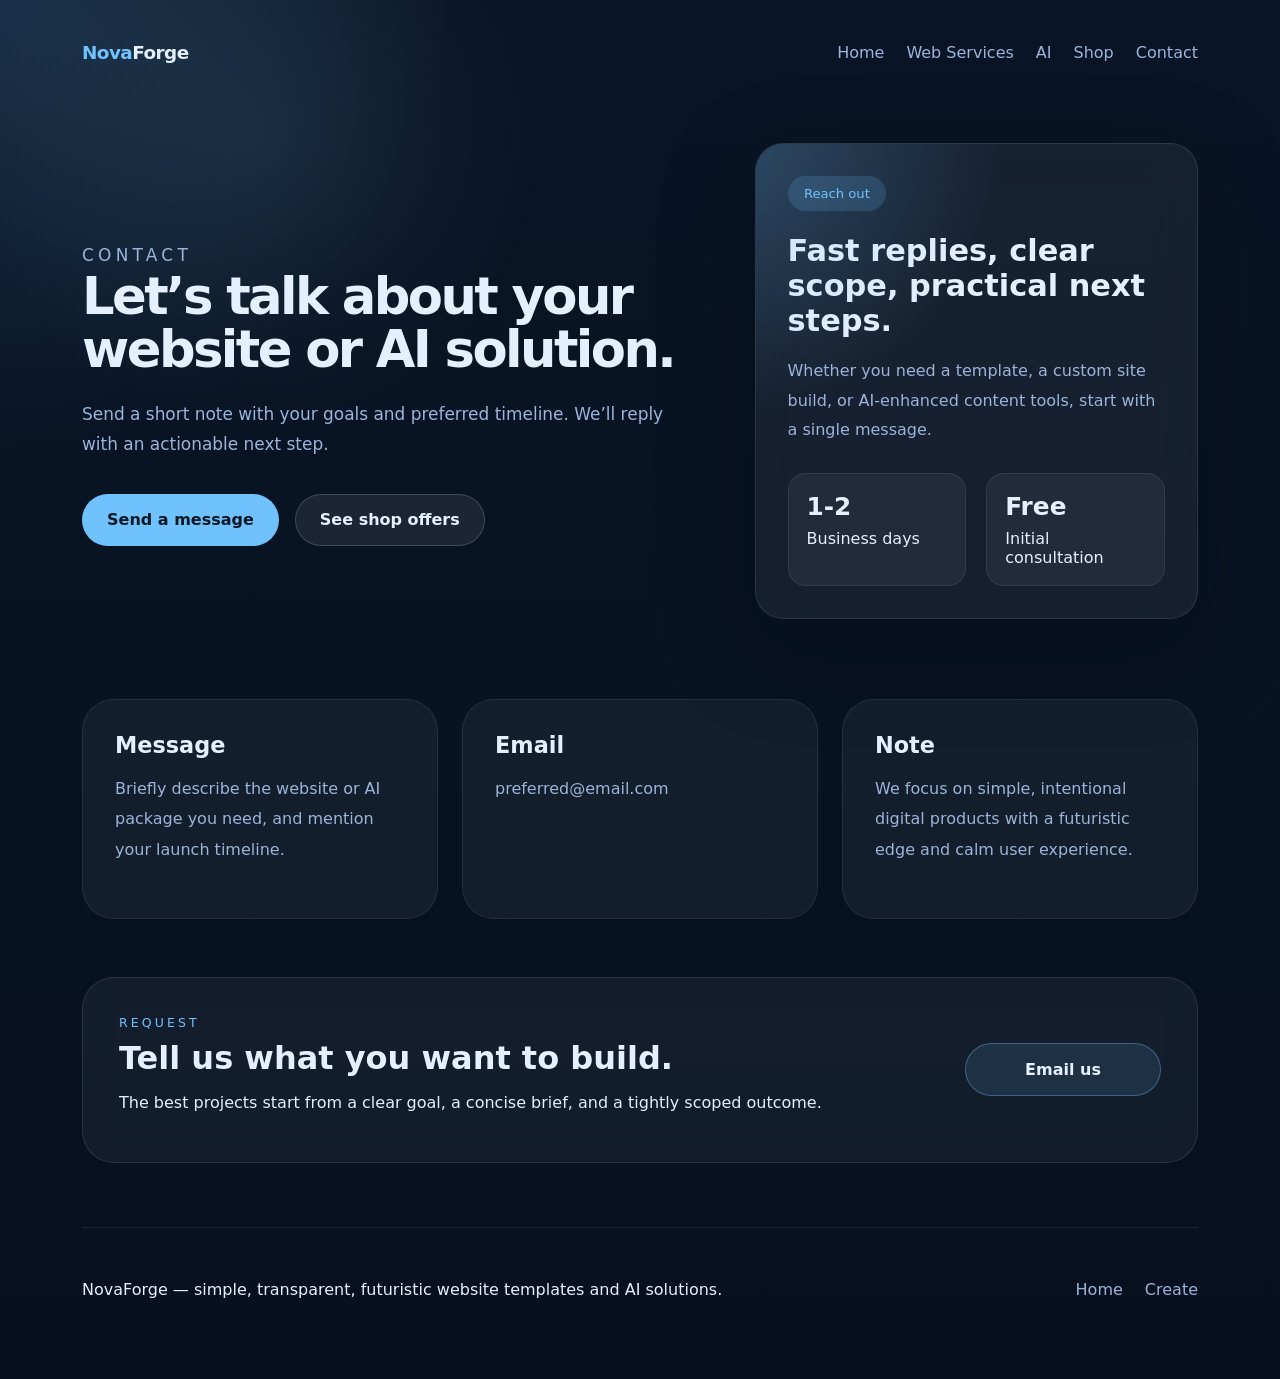
<file: contact.html>
<!DOCTYPE html>
<html lang="en">
  <head>
    <meta charset="UTF-8" />
    <meta name="viewport" content="width=device-width, initial-scale=1.0" />
    <title>Contact — NovaForge</title>
    <link rel="stylesheet" href="style.css" />
    <script defer src="index.js"></script>
  </head>
  <body>
    <div class="page-shell">
      <header class="site-header">
        <a class="brand" href="index.html"><span>Nova</span>Forge</a>
        <nav class="site-nav" aria-label="Primary navigation">
          <a href="index.html">Home</a>
          <a href="create.html">Web Services</a>
          <a href="ai.html">AI</a>
          <a href="shop.html">Shop</a>
          <a href="contact.html">Contact</a>
        </nav>
        <button class="nav-toggle" aria-label="Open menu"><span></span><span></span><span></span></button>
      </header>

      <main class="hero-panel">
        <div class="hero-copy reveal-on-scroll">
          <p class="eyebrow">Contact</p>
          <h1>Let’s talk about your website or AI solution.</h1>
          <p>Send a short note with your goals and preferred timeline. We’ll reply with an actionable next step.</p>
          <div class="hero-actions">
            <a class="btn btn-primary" href="#contact-form">Send a message</a>
            <a class="btn btn-secondary" href="shop.html">See shop offers</a>
          </div>
        </div>

        <aside class="hero-card reveal-on-scroll">
          <div class="hero-card__tag">Reach out</div>
          <h2>Fast replies, clear scope, practical next steps.</h2>
          <p>Whether you need a template, a custom site build, or AI-enhanced content tools, start with a single message.</p>
          <div class="hero-card__stats">
            <div>
              <strong>1-2</strong>
              <span>Business days</span>
            </div>
            <div>
              <strong>Free</strong>
              <span>Initial consultation</span>
            </div>
          </div>
        </aside>
      </main>

      <section id="contact-form" class="feature-grid">
        <article class="feature-block reveal-on-scroll">
          <h2>Message</h2>
          <p>Briefly describe the website or AI package you need, and mention your launch timeline.</p>
        </article>
        <article class="feature-block reveal-on-scroll">
          <h2>Email</h2>
          <p>preferred@email.com</p>
        </article>
        <article class="feature-block reveal-on-scroll">
          <h2>Note</h2>
          <p>We focus on simple, intentional digital products with a futuristic edge and calm user experience.</p>
        </article>
      </section>

      <section class="wide-cta reveal-on-scroll">
        <div>
          <span class="eyebrow">Request</span>
          <h2>Tell us what you want to build.</h2>
          <p>The best projects start from a clear goal, a concise brief, and a tightly scoped outcome.</p>
        </div>
        <a class="glass-link" href="mailto:preferred@email.com">Email us</a>
      </section>

      <footer class="site-footer reveal-on-scroll">
        <p>NovaForge — simple, transparent, futuristic website templates and AI solutions.</p>
        <div class="footer-links">
          <a href="index.html">Home</a>
          <a href="create.html">Create</a>
        </div>
      </footer>
    </div>

    <div class="mobile-menu" aria-hidden="true">
      <nav>
        <a href="index.html">Home</a>
        <a href="create.html">Web Services</a>
        <a href="ai.html">AI</a>
        <a href="shop.html">Shop</a>
        <a href="contact.html">Contact</a>
      </nav>
      <button class="close-menu">Close menu</button>
    </div>
  </body>
</html>
</file>
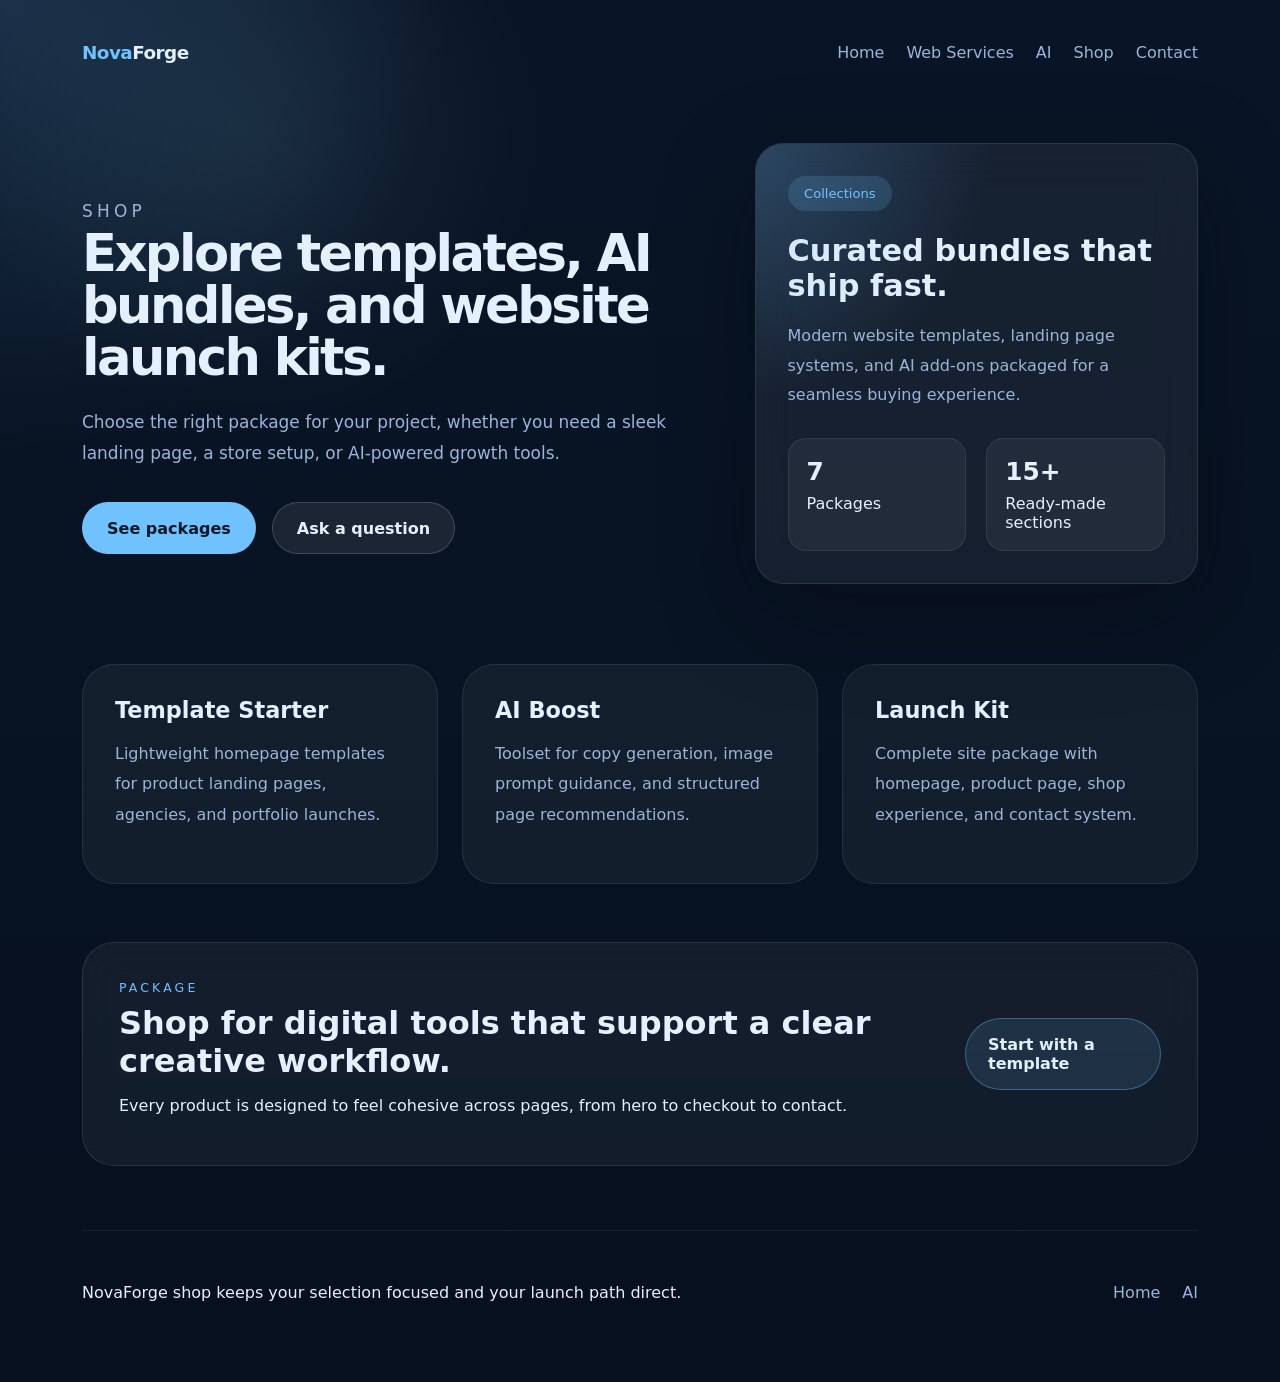
<file: shop.html>
<!DOCTYPE html>
<html lang="en">
  <head>
    <meta charset="UTF-8" />
    <meta name="viewport" content="width=device-width, initial-scale=1.0" />
    <title>Shop — NovaForge</title>
    <link rel="stylesheet" href="style.css" />
    <script defer src="index.js"></script>
  </head>
  <body>
    <div class="page-shell">
      <header class="site-header">
        <a class="brand" href="index.html"><span>Nova</span>Forge</a>
        <nav class="site-nav" aria-label="Primary navigation">
          <a href="index.html">Home</a>
          <a href="create.html">Web Services</a>
          <a href="ai.html">AI</a>
          <a href="shop.html">Shop</a>
          <a href="contact.html">Contact</a>
        </nav>
        <button class="nav-toggle" aria-label="Open menu"><span></span><span></span><span></span></button>
      </header>

      <main class="hero-panel">
        <div class="hero-copy reveal-on-scroll">
          <p class="eyebrow">Shop</p>
          <h1>Explore templates, AI bundles, and website launch kits.</h1>
          <p>Choose the right package for your project, whether you need a sleek landing page, a store setup, or AI-powered growth tools.</p>
          <div class="hero-actions">
            <a class="btn btn-primary" href="#packages">See packages</a>
            <a class="btn btn-secondary" href="contact.html">Ask a question</a>
          </div>
        </div>

        <aside class="hero-card reveal-on-scroll">
          <div class="hero-card__tag">Collections</div>
          <h2>Curated bundles that ship fast.</h2>
          <p>Modern website templates, landing page systems, and AI add-ons packaged for a seamless buying experience.</p>
          <div class="hero-card__stats">
            <div>
              <strong>7</strong>
              <span>Packages</span>
            </div>
            <div>
              <strong>15+</strong>
              <span>Ready-made sections</span>
            </div>
          </div>
        </aside>
      </main>

      <section id="packages" class="feature-grid">
        <article class="feature-block reveal-on-scroll">
          <h2>Template Starter</h2>
          <p>Lightweight homepage templates for product landing pages, agencies, and portfolio launches.</p>
        </article>
        <article class="feature-block reveal-on-scroll">
          <h2>AI Boost</h2>
          <p>Toolset for copy generation, image prompt guidance, and structured page recommendations.</p>
        </article>
        <article class="feature-block reveal-on-scroll">
          <h2>Launch Kit</h2>
          <p>Complete site package with homepage, product page, shop experience, and contact system.</p>
        </article>
      </section>

      <section class="wide-cta reveal-on-scroll">
        <div>
          <span class="eyebrow">Package</span>
          <h2>Shop for digital tools that support a clear creative workflow.</h2>
          <p>Every product is designed to feel cohesive across pages, from hero to checkout to contact.</p>
        </div>
        <a class="glass-link" href="create.html">Start with a template</a>
      </section>

      <footer class="site-footer reveal-on-scroll">
        <p>NovaForge shop keeps your selection focused and your launch path direct.</p>
        <div class="footer-links">
          <a href="index.html">Home</a>
          <a href="ai.html">AI</a>
        </div>
      </footer>
    </div>

    <div class="mobile-menu" aria-hidden="true">
      <nav>
        <a href="index.html">Home</a>
        <a href="create.html">Web Services</a>
        <a href="ai.html">AI</a>
        <a href="shop.html">Shop</a>
        <a href="contact.html">Contact</a>
      </nav>
      <button class="close-menu">Close menu</button>
    </div>
  </body>
</html>
</file>
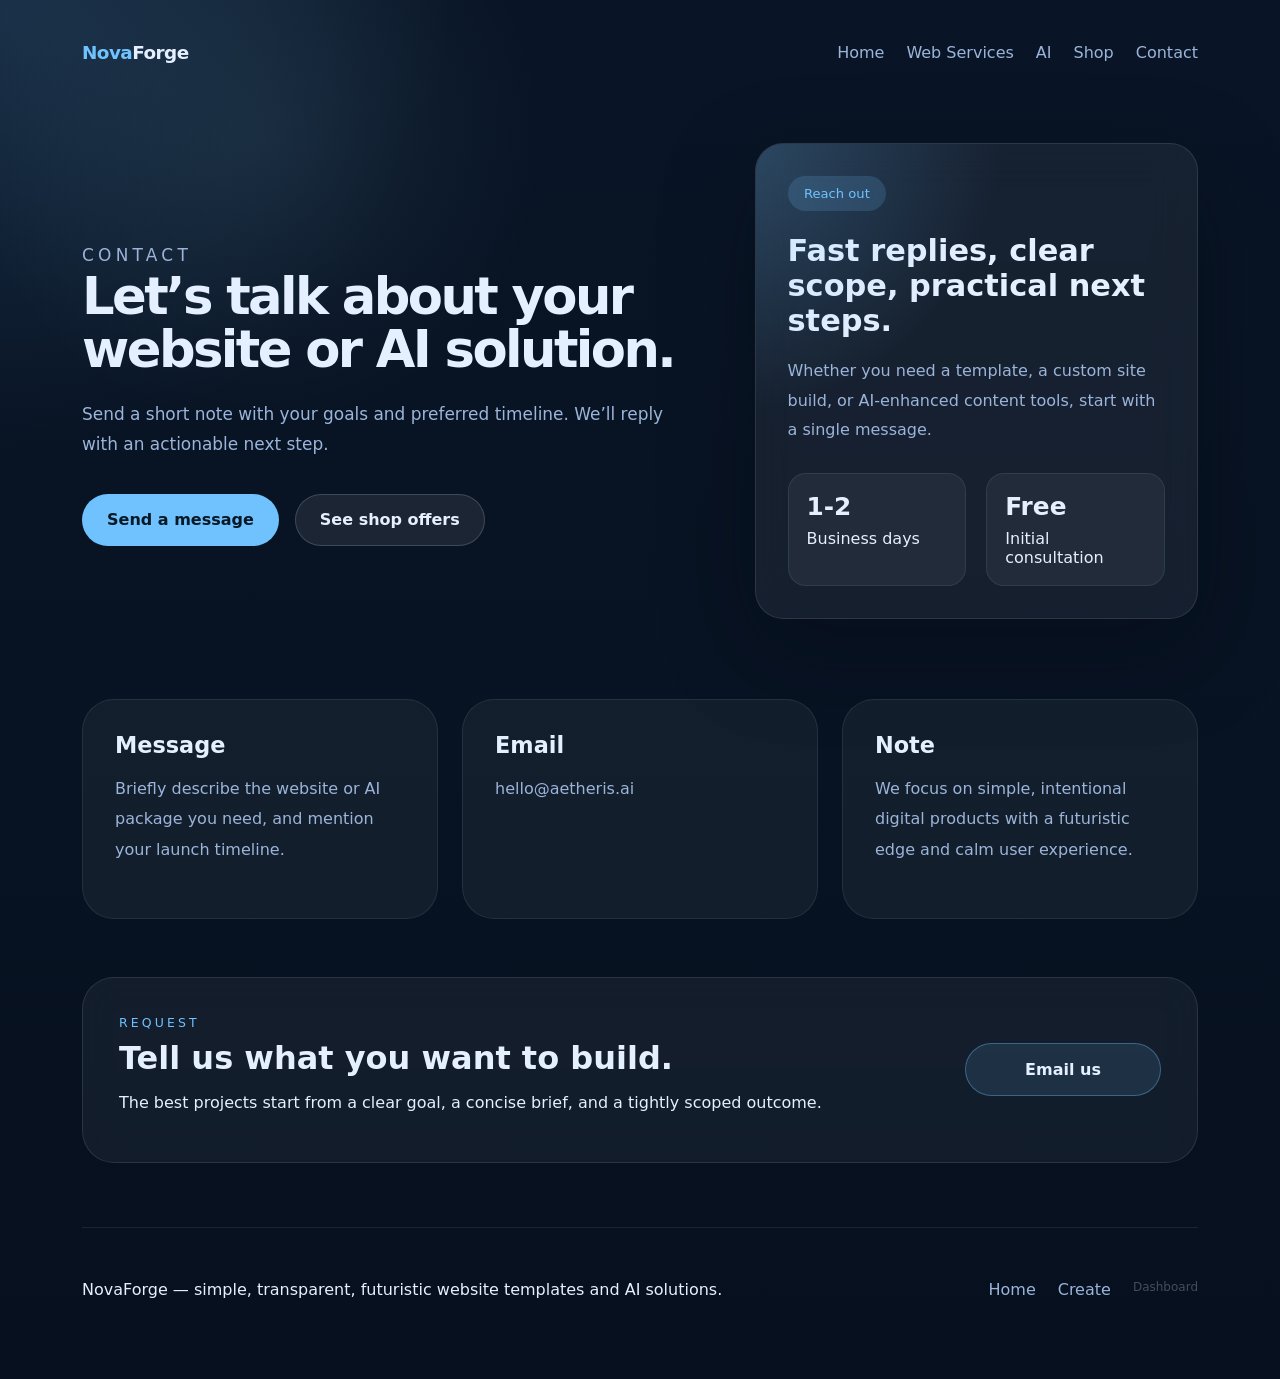
<file: pages/contact.html>
<!DOCTYPE html>
<html lang="en">
  <head>
    <meta charset="UTF-8" />
    <meta name="viewport" content="width=device-width, initial-scale=1.0" />
    <title>Contact — NovaForge</title>
    <meta http-equiv="X-Frame-Options" content="DENY">
    <meta http-equiv="X-Content-Type-Options" content="nosniff">
    <link rel="stylesheet" href="../css/style.css" />
    <script defer src="../js/main.js"></script>
  </head>
  <body>
    <div class="page-shell">
      <header class="site-header">
        <a class="brand" href="../index.html"><span>Nova</span>Forge</a>
        <nav class="site-nav" aria-label="Primary navigation">
          <a href="../index.html">Home</a>
          <a href="create.html">Web Services</a>
          <a href="ai.html">AI</a>
          <a href="shop.html">Shop</a>
          <a href="contact.html">Contact</a>
        </nav>
        <button class="nav-toggle" aria-label="Open menu"><span></span><span></span><span></span></button>
      </header>

      <main class="hero-panel">
        <div class="hero-copy reveal-on-scroll">
          <p class="eyebrow">Contact</p>
          <h1>Let’s talk about your website or AI solution.</h1>
          <p>Send a short note with your goals and preferred timeline. We’ll reply with an actionable next step.</p>
          <div class="hero-actions">
            <a class="btn btn-primary" href="#contact-form">Send a message</a>
            <a class="btn btn-secondary" href="shop.html">See shop offers</a>
          </div>
        </div>

        <aside class="hero-card reveal-on-scroll">
          <div class="hero-card__tag">Reach out</div>
          <h2>Fast replies, clear scope, practical next steps.</h2>
          <p>Whether you need a template, a custom site build, or AI-enhanced content tools, start with a single message.</p>
          <div class="hero-card__stats">
            <div>
              <strong>1-2</strong>
              <span>Business days</span>
            </div>
            <div>
              <strong>Free</strong>
              <span>Initial consultation</span>
            </div>
          </div>
        </aside>
      </main>

      <section id="contact-form" class="feature-grid">
        <article class="feature-block reveal-on-scroll">
          <h2>Message</h2>
          <p>Briefly describe the website or AI package you need, and mention your launch timeline.</p>
        </article>
        <article class="feature-block reveal-on-scroll">
          <h2>Email</h2>
          <p>hello@aetheris.ai</p>
        </article>
        <article class="feature-block reveal-on-scroll">
          <h2>Note</h2>
          <p>We focus on simple, intentional digital products with a futuristic edge and calm user experience.</p>
        </article>
      </section>

      <section class="wide-cta reveal-on-scroll">
        <div>
          <span class="eyebrow">Request</span>
          <h2>Tell us what you want to build.</h2>
          <p>The best projects start from a clear goal, a concise brief, and a tightly scoped outcome.</p>
        </div>
        <a class="glass-link" href="mailto:hello@aetheris.ai">Email us</a>
      </section>

      <footer class="site-footer reveal-on-scroll">
        <p>NovaForge — simple, transparent, futuristic website templates and AI solutions.</p>
        <div class="footer-links">
          <a href="../index.html">Home</a>
          <a href="create.html">Create</a>
          <a href="../dashboard/login.html" style="color:rgba(255,255,255,0.25);font-size:12px">Dashboard</a>
        </div>
      </footer>
    </div>

    <div class="mobile-menu" aria-hidden="true">
      <nav>
        <a href="../index.html">Home</a>
        <a href="create.html">Web Services</a>
        <a href="ai.html">AI</a>
        <a href="shop.html">Shop</a>
        <a href="contact.html">Contact</a>
      </nav>
      <button class="close-menu">Close menu</button>
    </div>
  </body>
</html>
</file>
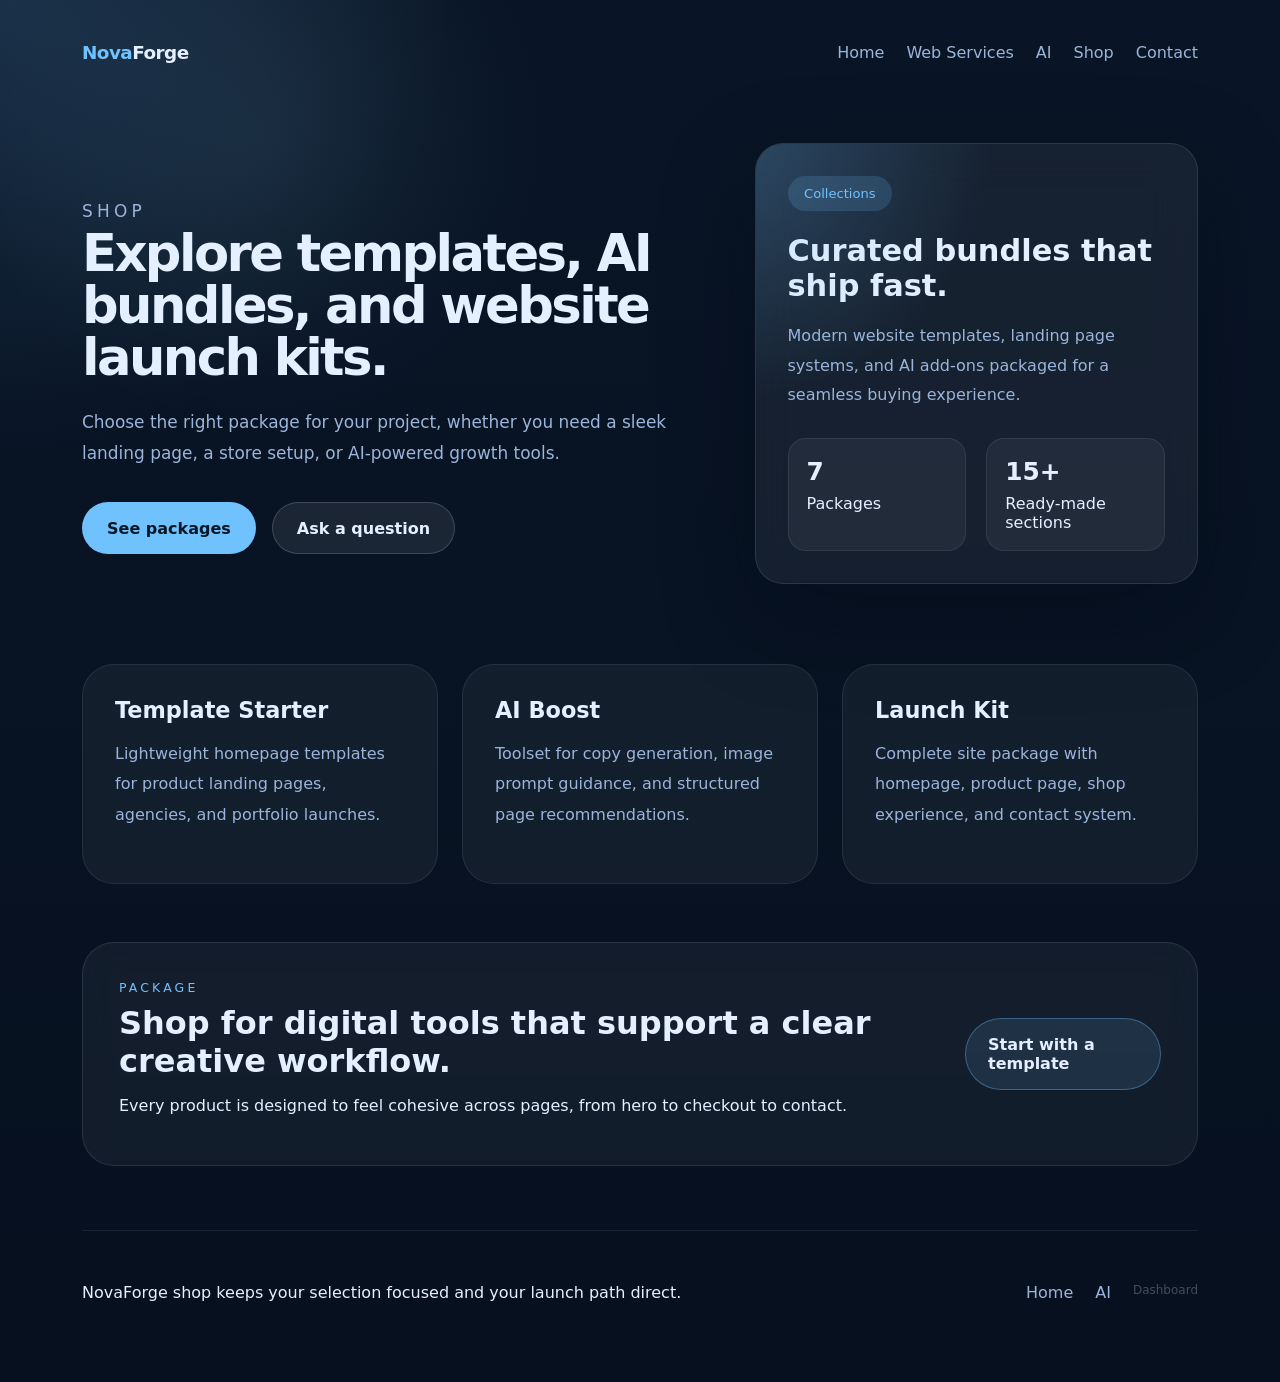
<file: pages/shop.html>
<!DOCTYPE html>
<html lang="en">
  <head>
    <meta charset="UTF-8" />
    <meta name="viewport" content="width=device-width, initial-scale=1.0" />
    <title>Shop — NovaForge</title>
    <meta http-equiv="X-Frame-Options" content="DENY">
    <meta http-equiv="X-Content-Type-Options" content="nosniff">
    <link rel="stylesheet" href="../css/style.css" />
    <script defer src="../js/main.js"></script>
  </head>
  <body>
    <div class="page-shell">
      <header class="site-header">
        <a class="brand" href="../index.html"><span>Nova</span>Forge</a>
        <nav class="site-nav" aria-label="Primary navigation">
          <a href="../index.html">Home</a>
          <a href="create.html">Web Services</a>
          <a href="ai.html">AI</a>
          <a href="shop.html">Shop</a>
          <a href="contact.html">Contact</a>
        </nav>
        <button class="nav-toggle" aria-label="Open menu"><span></span><span></span><span></span></button>
      </header>

      <main class="hero-panel">
        <div class="hero-copy reveal-on-scroll">
          <p class="eyebrow">Shop</p>
          <h1>Explore templates, AI bundles, and website launch kits.</h1>
          <p>Choose the right package for your project, whether you need a sleek landing page, a store setup, or AI-powered growth tools.</p>
          <div class="hero-actions">
            <a class="btn btn-primary" href="#packages">See packages</a>
            <a class="btn btn-secondary" href="contact.html">Ask a question</a>
          </div>
        </div>

        <aside class="hero-card reveal-on-scroll">
          <div class="hero-card__tag">Collections</div>
          <h2>Curated bundles that ship fast.</h2>
          <p>Modern website templates, landing page systems, and AI add-ons packaged for a seamless buying experience.</p>
          <div class="hero-card__stats">
            <div>
              <strong>7</strong>
              <span>Packages</span>
            </div>
            <div>
              <strong>15+</strong>
              <span>Ready-made sections</span>
            </div>
          </div>
        </aside>
      </main>

      <section id="packages" class="feature-grid">
        <article class="feature-block reveal-on-scroll">
          <h2>Template Starter</h2>
          <p>Lightweight homepage templates for product landing pages, agencies, and portfolio launches.</p>
        </article>
        <article class="feature-block reveal-on-scroll">
          <h2>AI Boost</h2>
          <p>Toolset for copy generation, image prompt guidance, and structured page recommendations.</p>
        </article>
        <article class="feature-block reveal-on-scroll">
          <h2>Launch Kit</h2>
          <p>Complete site package with homepage, product page, shop experience, and contact system.</p>
        </article>
      </section>

      <section class="wide-cta reveal-on-scroll">
        <div>
          <span class="eyebrow">Package</span>
          <h2>Shop for digital tools that support a clear creative workflow.</h2>
          <p>Every product is designed to feel cohesive across pages, from hero to checkout to contact.</p>
        </div>
        <a class="glass-link" href="create.html">Start with a template</a>
      </section>

      <footer class="site-footer reveal-on-scroll">
        <p>NovaForge shop keeps your selection focused and your launch path direct.</p>
        <div class="footer-links">
          <a href="../index.html">Home</a>
          <a href="ai.html">AI</a>
          <a href="../dashboard/login.html" style="color:rgba(255,255,255,0.25);font-size:12px">Dashboard</a>
        </div>
      </footer>
    </div>

    <div class="mobile-menu" aria-hidden="true">
      <nav>
        <a href="../index.html">Home</a>
        <a href="create.html">Web Services</a>
        <a href="ai.html">AI</a>
        <a href="shop.html">Shop</a>
        <a href="contact.html">Contact</a>
      </nav>
      <button class="close-menu">Close menu</button>
    </div>
  </body>
</html>
</file>
<file: style.css>
:root {
  color-scheme: dark;
  --bg: #08121f;
  --surface: rgba(16, 29, 48, 0.72);
  --surface-strong: rgba(22, 39, 65, 0.88);
  --panel: rgba(128, 177, 255, 0.12);
  --text: #e4efff;
  --muted: #9bb4d9;
  --accent: #70c2ff;
  --accent-soft: rgba(112, 194, 255, 0.16);
  --border: rgba(255, 255, 255, 0.12);
  --shadow: 0 30px 90px rgba(5, 10, 18, 0.35);
  --radius: 28px;
}

* {
  box-sizing: border-box;
}

html,
body {
  margin: 0;
  min-height: 100%;
  font-family: Inter, ui-sans-serif, system-ui, -apple-system, BlinkMacSystemFont, "Segoe UI", sans-serif;
  background: radial-gradient(circle at top left, rgba(112, 194, 255, 0.16), transparent 24%),
    radial-gradient(circle at 20% 10%, rgba(168, 232, 255, 0.08), transparent 18%),
    linear-gradient(180deg, #091526 0%, #06101f 100%);
  color: var(--text);
}

body {
  overflow-x: hidden;
}

img,
svg {
  max-width: 100%;
  display: block;
}

a {
  color: inherit;
  text-decoration: none;
}

button {
  font: inherit;
}

.page-shell {
  max-width: 1180px;
  margin: 0 auto;
  padding: 32px 32px 64px;
}

.site-header {
  display: flex;
  align-items: center;
  justify-content: space-between;
  gap: 28px;
  padding: 10px 0 32px;
}

.brand {
  color: var(--text);
  font-size: 1.15rem;
  font-weight: 700;
  letter-spacing: -0.03em;
}

.brand span {
  color: var(--accent);
}

.site-nav {
  display: flex;
  flex-wrap: wrap;
  align-items: center;
  gap: 22px;
}

.site-nav a {
  color: var(--muted);
  transition: color 180ms ease;
}

.site-nav a:hover,
.site-nav a:focus-visible {
  color: var(--text);
}

.nav-toggle {
  display: none;
  width: 48px;
  height: 48px;
  border: 1px solid var(--border);
  border-radius: 16px;
  background: rgba(12, 20, 34, 0.72);
  backdrop-filter: blur(18px);
  color: var(--text);
  cursor: pointer;
  padding: 0;
  position: relative;
}

.nav-toggle span {
  display: block;
  width: 20px;
  height: 2px;
  background: currentColor;
  border-radius: 999px;
  margin: 5px auto;
}

.hero-panel {
  position: relative;
  display: grid;
  grid-template-columns: 1.3fr 0.9fr;
  gap: 32px;
  align-items: center;
  padding: 48px 0 32px;
}

#home-hero > * {
  position: relative;
  z-index: 1;
}

#home-hero canvas,
#vanta-hero canvas {
  position: absolute !important;
  inset: 0;
  width: 100% !important;
  height: 100% !important;
  z-index: 0;
}

#vanta-hero {
  position: relative;
}

#vanta-hero .relative.z-10 {
  position: relative;
  z-index: 10;
}

.hero-copy {
  max-width: 620px;
}

.eyebrow {
  text-transform: uppercase;
  letter-spacing: 0.25em;
  font-size: 0.78rem;
  color: var(--accent);
  margin-bottom: 18px;
}

h1,
h2,
h3 {
  margin: 0;
  color: var(--text);
}

h1 {
  font-size: clamp(2.6rem, 4vw, 4.4rem);
  line-height: 1.02;
  letter-spacing: -0.05em;
}

.hero-copy p {
  font-size: 1.06rem;
  line-height: 1.8;
  color: var(--muted);
  margin: 24px 0 0;
}

.hero-actions {
  display: flex;
  flex-wrap: wrap;
  gap: 16px;
  margin-top: 34px;
}

.btn {
  display: inline-flex;
  align-items: center;
  justify-content: center;
  min-height: 52px;
  padding: 0 24px;
  border-radius: 999px;
  border: 1px solid transparent;
  font-weight: 600;
  transition: transform 180ms ease, background-color 180ms ease, border-color 180ms ease;
}

.btn:hover,
.btn:focus-visible {
  transform: translateY(-1px);
}

.btn-primary {
  background: var(--accent);
  color: #071826;
}

.btn-secondary {
  background: rgba(255, 255, 255, 0.08);
  border-color: rgba(255, 255, 255, 0.16);
  color: var(--text);
}

.hero-card {
  position: relative;
  min-height: 320px;
  border-radius: var(--radius);
  background: rgba(255, 255, 255, 0.06);
  border: 1px solid rgba(255, 255, 255, 0.1);
  box-shadow: var(--shadow);
  backdrop-filter: blur(22px);
  padding: 32px;
  overflow: hidden;
}

.hero-card::before {
  content: "";
  position: absolute;
  inset: -20px 0 0 -40px;
  background: radial-gradient(circle at top left, rgba(112, 194, 255, 0.28), transparent 42%);
}

.hero-card__tag {
  display: inline-flex;
  align-items: center;
  gap: 10px;
  padding: 10px 16px;
  border-radius: 999px;
  background: rgba(112, 194, 255, 0.16);
  font-size: 0.82rem;
  color: var(--accent);
  margin-bottom: 22px;
}

.hero-card h2 {
  font-size: 1.9rem;
  margin-bottom: 18px;
}

.hero-card p {
  color: var(--muted);
  line-height: 1.85;
}

.hero-card__stats {
  display: grid;
  grid-template-columns: repeat(2, minmax(0, 1fr));
  gap: 20px;
  margin-top: 28px;
}

.hero-card__stats div {
  background: rgba(255, 255, 255, 0.05);
  border: 1px solid rgba(255, 255, 255, 0.08);
  border-radius: 18px;
  padding: 18px;
}

.hero-card__stats strong {
  display: block;
  font-size: 1.55rem;
  margin-bottom: 8px;
}

.feature-grid {
  display: grid;
  grid-template-columns: repeat(3, minmax(0, 1fr));
  gap: 24px;
  margin-top: 48px;
}

.feature-block {
  background: rgba(255, 255, 255, 0.05);
  border: 1px solid rgba(255, 255, 255, 0.08);
  border-radius: 32px;
  padding: 32px;
  min-height: 220px;
}

.feature-block h2 {
  font-size: 1.4rem;
  margin-bottom: 14px;
}

.feature-block p {
  color: var(--muted);
  line-height: 1.9;
}

.wide-cta {
  display: flex;
  justify-content: space-between;
  align-items: center;
  gap: 24px;
  margin-top: 58px;
  padding: 34px 36px;
  border-radius: 32px;
  border: 1px solid rgba(255, 255, 255, 0.1);
  background: rgba(255, 255, 255, 0.05);
  backdrop-filter: blur(18px);
}

.instruction-panel {
  margin-top: 48px;
  padding: 32px;
  border-radius: 28px;
  background: rgba(255, 255, 255, 0.06);
  border: 1px solid rgba(255, 255, 255, 0.1);
  backdrop-filter: blur(20px);
}

.instruction-panel h2 {
  font-size: 1.75rem;
  margin-bottom: 18px;
}

.instruction-panel p,
.instruction-panel li {
  color: var(--muted);
  line-height: 1.8;
}

.instruction-panel ul {
  margin: 18px 0 24px;
  padding-left: 20px;
  list-style-type: disc;
}

.instruction-panel code {
  background: rgba(255, 255, 255, 0.08);
  color: var(--text);
  padding: 4px 8px;
  border-radius: 10px;
}

.instruction-panel pre {
  margin: 0;
  padding: 18px;
  overflow-x: auto;
  border-radius: 22px;
  background: rgba(255, 255, 255, 0.08);
  border: 1px solid rgba(255, 255, 255, 0.12);
}

.instruction-panel code {
  font-family: ui-monospace, SFMono-Regular, Menlo, Monaco, Consolas, "Liberation Mono", "Courier New", monospace;
  font-size: 0.95rem;
}

.wide-cta h2 {
  font-size: 2rem;
  margin: 8px 0 0;
}

.glass-link {
  display: inline-flex;
  align-items: center;
  justify-content: center;
  min-width: 196px;
  padding: 16px 22px;
  border-radius: 999px;
  border: 1px solid rgba(112, 194, 255, 0.36);
  background: rgba(112, 194, 255, 0.12);
  color: var(--text);
  font-weight: 600;
}

.site-footer {
  display: flex;
  justify-content: space-between;
  align-items: center;
  gap: 28px;
  margin-top: 64px;
  padding-top: 36px;
  border-top: 1px solid rgba(255, 255, 255, 0.08);
}

.footer-links {
  display: flex;
  gap: 22px;
  flex-wrap: wrap;
}

.footer-links a {
  color: var(--muted);
}

.mobile-menu {
  position: fixed;
  inset: 0;
  background: rgba(4, 12, 24, 0.96);
  transform: translateY(-100%);
  transition: transform 260ms ease;
  padding: 60px 28px 24px;
  display: flex;
  flex-direction: column;
  justify-content: space-between;
  z-index: 40;
}

.mobile-menu.open {
  transform: translateY(0);
}

.mobile-menu nav {
  display: grid;
  gap: 22px;
}

.mobile-menu a {
  color: var(--text);
  font-size: 1.2rem;
  font-weight: 600;
}

.close-menu {
  border: 0;
  background: rgba(255, 255, 255, 0.08);
  color: var(--text);
  border-radius: 18px;
  min-height: 52px;
  cursor: pointer;
}

.reveal-on-scroll {
  opacity: 0;
  transform: translateY(24px);
  transition: opacity 650ms ease, transform 650ms ease;
}

.reveal-on-scroll.is-visible {
  opacity: 1;
  transform: translateY(0);
}

@media (max-width: 960px) {
  .page-shell {
    padding: 28px 24px 56px;
  }

  .hero-panel {
    grid-template-columns: 1fr;
  }

  .feature-grid {
    grid-template-columns: 1fr;
  }

  .wide-cta {
    flex-direction: column;
    align-items: stretch;
  }

  .site-header {
    align-items: flex-start;
  }

  .site-nav {
    display: none;
  }

  .nav-toggle {
    display: inline-flex;
  }
}

@media (max-width: 640px) {
  h1 {
    font-size: 2.45rem;
  }

  .hero-card {
    min-height: auto;
  }

  .hero-actions {
    flex-direction: column;
  }
}
</file>
<file: css/style.css>
:root {
  color-scheme: dark;
  --bg: #08121f;
  --surface: rgba(16, 29, 48, 0.72);
  --surface-strong: rgba(22, 39, 65, 0.88);
  --panel: rgba(128, 177, 255, 0.12);
  --text: #e4efff;
  --muted: #9bb4d9;
  --accent: #70c2ff;
  --accent-soft: rgba(112, 194, 255, 0.16);
  --border: rgba(255, 255, 255, 0.12);
  --shadow: 0 30px 90px rgba(5, 10, 18, 0.35);
  --radius: 28px;
}

* {
  box-sizing: border-box;
}

html,
body {
  margin: 0;
  min-height: 100%;
  font-family: Inter, ui-sans-serif, system-ui, -apple-system, BlinkMacSystemFont, "Segoe UI", sans-serif;
  background: radial-gradient(circle at top left, rgba(112, 194, 255, 0.16), transparent 24%),
    radial-gradient(circle at 20% 10%, rgba(168, 232, 255, 0.08), transparent 18%),
    linear-gradient(180deg, #091526 0%, #06101f 100%);
  color: var(--text);
}

body {
  overflow-x: hidden;
}

img,
svg {
  max-width: 100%;
  display: block;
}

a {
  color: inherit;
  text-decoration: none;
}

button {
  font: inherit;
}

.page-shell {
  max-width: 1180px;
  margin: 0 auto;
  padding: 32px 32px 64px;
}

.site-header {
  display: flex;
  align-items: center;
  justify-content: space-between;
  gap: 28px;
  padding: 10px 0 32px;
}

.brand {
  color: var(--text);
  font-size: 1.15rem;
  font-weight: 700;
  letter-spacing: -0.03em;
}

.brand span {
  color: var(--accent);
}

.site-nav {
  display: flex;
  flex-wrap: wrap;
  align-items: center;
  gap: 22px;
}

.site-nav a {
  color: var(--muted);
  transition: color 180ms ease;
}

.site-nav a:hover,
.site-nav a:focus-visible {
  color: var(--text);
}

.nav-toggle {
  display: none;
  width: 48px;
  height: 48px;
  border: 1px solid var(--border);
  border-radius: 16px;
  background: rgba(12, 20, 34, 0.72);
  backdrop-filter: blur(18px);
  color: var(--text);
  cursor: pointer;
  padding: 0;
  position: relative;
}

.nav-toggle span {
  display: block;
  width: 20px;
  height: 2px;
  background: currentColor;
  border-radius: 999px;
  margin: 5px auto;
}

.hero-panel {
  position: relative;
  display: grid;
  grid-template-columns: 1.3fr 0.9fr;
  gap: 32px;
  align-items: center;
  padding: 48px 0 32px;
}

#home-hero > * {
  position: relative;
  z-index: 1;
}

#home-hero canvas,
#vanta-hero canvas {
  position: absolute !important;
  inset: 0;
  width: 100% !important;
  height: 100% !important;
  z-index: 0;
}

#vanta-hero {
  position: relative;
}

#vanta-hero .relative.z-10 {
  position: relative;
  z-index: 10;
}

.hero-copy {
  max-width: 620px;
}

.eyebrow {
  text-transform: uppercase;
  letter-spacing: 0.25em;
  font-size: 0.78rem;
  color: var(--accent);
  margin-bottom: 18px;
}

h1,
h2,
h3 {
  margin: 0;
  color: var(--text);
}

h1 {
  font-size: clamp(2.6rem, 4vw, 4.4rem);
  line-height: 1.02;
  letter-spacing: -0.05em;
}

.hero-copy p {
  font-size: 1.06rem;
  line-height: 1.8;
  color: var(--muted);
  margin: 24px 0 0;
}

.hero-actions {
  display: flex;
  flex-wrap: wrap;
  gap: 16px;
  margin-top: 34px;
}

.btn {
  display: inline-flex;
  align-items: center;
  justify-content: center;
  min-height: 52px;
  padding: 0 24px;
  border-radius: 999px;
  border: 1px solid transparent;
  font-weight: 600;
  transition: transform 180ms ease, background-color 180ms ease, border-color 180ms ease;
}

.btn:hover,
.btn:focus-visible {
  transform: translateY(-1px);
}

.btn-primary {
  background: var(--accent);
  color: #071826;
}

.btn-secondary {
  background: rgba(255, 255, 255, 0.08);
  border-color: rgba(255, 255, 255, 0.16);
  color: var(--text);
}

.hero-card {
  position: relative;
  min-height: 320px;
  border-radius: var(--radius);
  background: rgba(255, 255, 255, 0.06);
  border: 1px solid rgba(255, 255, 255, 0.1);
  box-shadow: var(--shadow);
  backdrop-filter: blur(22px);
  padding: 32px;
  overflow: hidden;
}

.hero-card::before {
  content: "";
  position: absolute;
  inset: -20px 0 0 -40px;
  background: radial-gradient(circle at top left, rgba(112, 194, 255, 0.28), transparent 42%);
}

.hero-card__tag {
  display: inline-flex;
  align-items: center;
  gap: 10px;
  padding: 10px 16px;
  border-radius: 999px;
  background: rgba(112, 194, 255, 0.16);
  font-size: 0.82rem;
  color: var(--accent);
  margin-bottom: 22px;
}

.hero-card h2 {
  font-size: 1.9rem;
  margin-bottom: 18px;
}

.hero-card p {
  color: var(--muted);
  line-height: 1.85;
}

.hero-card__stats {
  display: grid;
  grid-template-columns: repeat(2, minmax(0, 1fr));
  gap: 20px;
  margin-top: 28px;
}

.hero-card__stats div {
  background: rgba(255, 255, 255, 0.05);
  border: 1px solid rgba(255, 255, 255, 0.08);
  border-radius: 18px;
  padding: 18px;
}

.hero-card__stats strong {
  display: block;
  font-size: 1.55rem;
  margin-bottom: 8px;
}

.feature-grid {
  display: grid;
  grid-template-columns: repeat(3, minmax(0, 1fr));
  gap: 24px;
  margin-top: 48px;
}

.feature-block {
  background: rgba(255, 255, 255, 0.05);
  border: 1px solid rgba(255, 255, 255, 0.08);
  border-radius: 32px;
  padding: 32px;
  min-height: 220px;
}

.feature-block h2 {
  font-size: 1.4rem;
  margin-bottom: 14px;
}

.feature-block p {
  color: var(--muted);
  line-height: 1.9;
}

.wide-cta {
  display: flex;
  justify-content: space-between;
  align-items: center;
  gap: 24px;
  margin-top: 58px;
  padding: 34px 36px;
  border-radius: 32px;
  border: 1px solid rgba(255, 255, 255, 0.1);
  background: rgba(255, 255, 255, 0.05);
  backdrop-filter: blur(18px);
}

.instruction-panel {
  margin-top: 48px;
  padding: 32px;
  border-radius: 28px;
  background: rgba(255, 255, 255, 0.06);
  border: 1px solid rgba(255, 255, 255, 0.1);
  backdrop-filter: blur(20px);
}

.instruction-panel h2 {
  font-size: 1.75rem;
  margin-bottom: 18px;
}

.instruction-panel p,
.instruction-panel li {
  color: var(--muted);
  line-height: 1.8;
}

.instruction-panel ul {
  margin: 18px 0 24px;
  padding-left: 20px;
  list-style-type: disc;
}

.instruction-panel code {
  background: rgba(255, 255, 255, 0.08);
  color: var(--text);
  padding: 4px 8px;
  border-radius: 10px;
}

.instruction-panel pre {
  margin: 0;
  padding: 18px;
  overflow-x: auto;
  border-radius: 22px;
  background: rgba(255, 255, 255, 0.08);
  border: 1px solid rgba(255, 255, 255, 0.12);
}

.instruction-panel code {
  font-family: ui-monospace, SFMono-Regular, Menlo, Monaco, Consolas, "Liberation Mono", "Courier New", monospace;
  font-size: 0.95rem;
}

.wide-cta h2 {
  font-size: 2rem;
  margin: 8px 0 0;
}

.glass-link {
  display: inline-flex;
  align-items: center;
  justify-content: center;
  min-width: 196px;
  padding: 16px 22px;
  border-radius: 999px;
  border: 1px solid rgba(112, 194, 255, 0.36);
  background: rgba(112, 194, 255, 0.12);
  color: var(--text);
  font-weight: 600;
}

.site-footer {
  display: flex;
  justify-content: space-between;
  align-items: center;
  gap: 28px;
  margin-top: 64px;
  padding-top: 36px;
  border-top: 1px solid rgba(255, 255, 255, 0.08);
}

.footer-links {
  display: flex;
  gap: 22px;
  flex-wrap: wrap;
}

.footer-links a {
  color: var(--muted);
}

.mobile-menu {
  position: fixed;
  inset: 0;
  background: rgba(4, 12, 24, 0.96);
  transform: translateY(-100%);
  transition: transform 260ms ease;
  padding: 60px 28px 24px;
  display: flex;
  flex-direction: column;
  justify-content: space-between;
  z-index: 40;
}

.mobile-menu.open {
  transform: translateY(0);
}

.mobile-menu nav {
  display: grid;
  gap: 22px;
}

.mobile-menu a {
  color: var(--text);
  font-size: 1.2rem;
  font-weight: 600;
}

.close-menu {
  border: 0;
  background: rgba(255, 255, 255, 0.08);
  color: var(--text);
  border-radius: 18px;
  min-height: 52px;
  cursor: pointer;
}

.reveal-on-scroll {
  opacity: 0;
  transform: translateY(24px);
  transition: opacity 650ms ease, transform 650ms ease;
}

.reveal-on-scroll.is-visible {
  opacity: 1;
  transform: translateY(0);
}

@media (max-width: 960px) {
  .page-shell {
    padding: 28px 24px 56px;
  }

  .hero-panel {
    grid-template-columns: 1fr;
  }

  .feature-grid {
    grid-template-columns: 1fr;
  }

  .wide-cta {
    flex-direction: column;
    align-items: stretch;
  }

  .site-header {
    align-items: flex-start;
  }

  .site-nav {
    display: none;
  }

  .nav-toggle {
    display: inline-flex;
  }
}

@media (max-width: 640px) {
  h1 {
    font-size: 2.45rem;
  }

  .hero-card {
    min-height: auto;
  }

  .hero-actions {
    flex-direction: column;
  }
}
</file>
